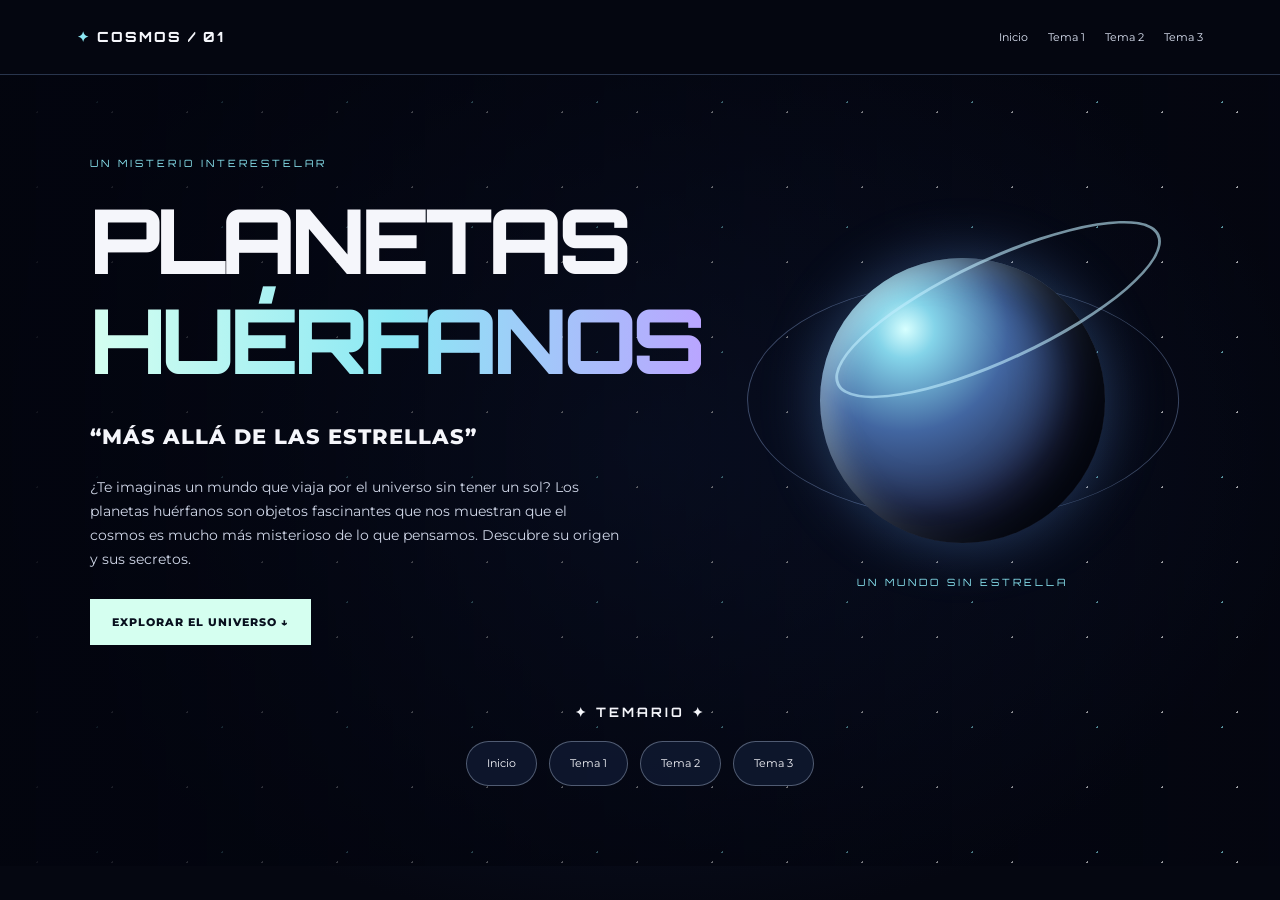
<file: index.html>
<!DOCTYPE html>
<html lang="es">
<head>
<meta charset="UTF-8">
<meta name="viewport" content="width=device-width, initial-scale=1.0">

<title>Planetas Huérfanos | Más allá de las estrellas</title>

<link href="https://fonts.googleapis.com/css2?family=Orbitron:wght@400;600;800&family=Montserrat:wght@400;500;700;800&display=swap" rel="stylesheet">
<link rel="stylesheet" href="estilos.css">
</head>
<body>

<!-- =================================
     PARTE 1: PORTADA Y TEMARIO
================================= -->

<header>
    <a class="logo" href="index.html">
        <span>✦</span> COSMOS / 01
    </a>

    <nav>
        <a href="index.html">Inicio</a>
        <a href="contenidoeva.html">Tema 1</a>
        <a href="informacióneva.html">Tema 2</a>
        <a href="contactoeva.html">Tema 3</a>
    </nav>
</header>

<main>

<section class="portada" id="inicio">

    <div class="portada-texto">
        <p class="etiqueta">UN MISTERIO INTERESTELAR</p>

        <h1>
            PLANETAS<br>
            <span>HUÉRFANOS</span>
        </h1>

        <p class="frase">
            “MÁS ALLÁ DE LAS ESTRELLAS”
        </p>

        <p class="descripcion-portada">
            ¿Te imaginas un mundo que viaja por el universo
            sin tener un sol? Los planetas huérfanos son
            objetos fascinantes que nos muestran que el
            cosmos es mucho más misterioso de lo que pensamos.
            Descubre su origen y sus secretos.
        </p>

        <a class="boton" href="contenido.html">
            EXPLORAR EL UNIVERSO ↓
        </a>
    </div>

    <div class="escena-planeta">
        <div class="orbita"></div>

        <div class="planeta">
            <div class="anillo"></div>
        </div>

        <small>UN MUNDO SIN ESTRELLA</small>
    </div>

    <div class="temario">
        <h3>✦ TEMARIO ✦</h3>

        <a href="index.html">Inicio</a>
        <a href="contenidoeva.html">Tema 1</a>
        <a href="informacióneva.html">Tema 2</a>
        <a href="contactoeva.html">Tema 3</a>
    </div>

</section>

</main>

</body>
</html>
</file>
<file: estilos.css>
/* =================================
   PLANETAS HUÉRFANOS
   DISEÑO ESPACIAL
================================= */

:root {
    --fondo: #050711;
    --azul: #8ce8f4;
    --verde: #d5fff0;
    --morado: #b9a5ff;
    --blanco: #f5f6fb;
    --gris: #b5c0d7;
}

* {
    margin: 0;
    padding: 0;
    box-sizing: border-box;
}

html {
    scroll-behavior: smooth;
    scroll-padding-top: 85px;
}

body {
    background: var(--fondo);
    color: var(--blanco);
    font-family: 'Montserrat', sans-serif;
    line-height: 1.7;
    overflow-x: hidden;
}

a {
    color: inherit;
    text-decoration: none;
}

img {
    display: block;
    width: 100%;
    height: 100%;
    object-fit: cover;
}

section {
    scroll-margin-top: 75px;
}

.etiqueta {
    color: var(--azul);
    font-family: 'Orbitron', sans-serif;
    font-size: 10px;
    letter-spacing: 3px;
    margin-bottom: 18px;
}

h1, h2, h3 {
    line-height: 1.2;
}

/* ESTRELLAS DEL FONDO */

body::before {
    content: "";
    position: fixed;
    inset: 0;
    z-index: -1;
    pointer-events: none;

    background:
        radial-gradient(white 1px, transparent 1px),
        radial-gradient(#8ce8f4 1px, transparent 1px),
        radial-gradient(ellipse at 50% 50%, #101b39, #050711 75%);

    background-size: 75px 75px, 125px 125px, 100% 100%;
    background-position: 0 0, 35px 40px, center;
}

/* MENÚ SUPERIOR */

header {
    position: sticky;
    top: 0;
    z-index: 100;
    min-height: 75px;
    padding: 16px 6%;

    display: flex;
    justify-content: space-between;
    align-items: center;
    gap: 20px;

    background: rgba(5, 7, 17, .92);
    border-bottom: 1px solid #29354d;
    backdrop-filter: blur(15px);
}

.logo {
    font-family: 'Orbitron', sans-serif;
    font-size: 14px;
    font-weight: 800;
    letter-spacing: 2px;
    white-space: nowrap;
}

.logo span {
    color: var(--azul);
}

nav {
    display: flex;
    flex-wrap: wrap;
    justify-content: center;
    gap: 20px;
}

nav a {
    color: #dce3f4;
    font-size: 11px;
    transition: .3s;
}

nav a:hover {
    color: var(--azul);
}

/* =================================
   PARTE 1: PORTADA
================================= */

.portada {
    min-height: 790px;
    padding: 80px 7%;

    display: grid;
    grid-template-columns: 1.15fr .85fr;
    align-items: center;
    gap: 30px;

    position: relative;
    overflow: hidden;

    background:
        linear-gradient(90deg,
            rgba(3, 5, 15, .96),
            rgba(3, 5, 15, .65),
            rgba(3, 5, 15, .35)),
        url("https://images.unsplash.com/photo-1462331940025-496dfbfc7564?auto=format&fit=crop&w=1800&q=85")
        center / cover;
}

.portada-texto {
    position: relative;
    z-index: 2;
}

.portada h1 {
    font-family: 'Orbitron', sans-serif;
    font-size: clamp(42px, 7vw, 94px);
    font-weight: 800;
    letter-spacing: -5px;
    line-height: 1.12;
}

.portada h1 span {
    background: linear-gradient(
        90deg,
        var(--verde),
        var(--azul),
        var(--morado)
    );
    background-clip: text;
    -webkit-background-clip: text;
    -webkit-text-fill-color: transparent;
}

.frase {
    margin-top: 28px;
    font-size: clamp(14px, 2vw, 21px);
    font-weight: 800;
    letter-spacing: 1px;
}

.descripcion-portada {
    max-width: 530px;
    color: #d0d7e8;
    font-size: 14px;
    margin-top: 22px;
}

.boton {
    display: inline-block;
    margin-top: 27px;
    padding: 14px 22px;

    background: var(--verde);
    color: #08101e;
    font-size: 11px;
    font-weight: 800;
    letter-spacing: 1px;

    transition: .3s;
}

.boton:hover {
    transform: translateY(-4px);
    box-shadow: 0 0 25px #8ce8f455;
}

/* PLANETA ILUSTRADO */

.escena-planeta {
    position: relative;
    min-height: 390px;
    display: grid;
    place-items: center;
}

.planeta {
    width: clamp(170px, 24vw, 285px);
    aspect-ratio: 1;
    border-radius: 50%;
    position: relative;
    z-index: 2;

    background:
        radial-gradient(circle at 30% 25%,
            #d7ffff 0%,
            #84d4e9 10%,
            #4266a1 35%,
            #202849 65%,
            #070b18 100%);

    box-shadow:
        inset -35px -15px 50px #02040b,
        inset 10px 10px 30px #e4ffff77,
        0 0 60px #6baaff55;

    animation: flotar 6s ease-in-out infinite;
}

.anillo {
    position: absolute;
    width: 125%;
    height: 36%;
    border: 3px solid #c2efff99;
    border-radius: 50%;
    transform: rotate(-25deg);
}

.orbita {
    position: absolute;
    width: 95%;
    aspect-ratio: 1;
    border: 1px solid #a9c5ff55;
    border-radius: 50%;
    transform: scaleY(.55) rotate(25deg);
}

.escena-planeta small {
    position: absolute;
    bottom: 4px;
    color: var(--azul);
    font-family: 'Orbitron', sans-serif;
    font-size: 10px;
    letter-spacing: 3px;
}

@keyframes flotar {
    0%, 100% { transform: translateY(0); }
    50% { transform: translateY(-15px); }
}

/* MENÚ DEL TEMARIO */

.temario {
    grid-column: 1 / -1;
    display: flex;
    justify-content: center;
    align-items: center;
    flex-wrap: wrap;
    gap: 12px;
    margin-top: 30px;
}

.temario h3 {
    width: 100%;
    text-align: center;
    font-family: 'Orbitron', sans-serif;
    font-size: 13px;
    letter-spacing: 3px;
    margin-bottom: 8px;
}

.temario a {
    padding: 12px 20px;
    border: 1px solid #d5e8ff55;
    border-radius: 30px;
    background: #111b33cc;
    font-size: 11px;
    transition: .3s;
}

.temario a:hover {
    background: var(--azul);
    color: #08101e;
    transform: translateY(-4px);
}

/* SECCIONES GENERALES */

.seccion {
    padding: 100px 7%;
    position: relative;
}

.numero-seccion {
    padding-bottom: 20px;
    margin-bottom: 45px;
    border-bottom: 1px solid #ffffff26;

    color: var(--azul);
    font-family: 'Orbitron', sans-serif;
    font-size: 10px;
    letter-spacing: 2px;
}

/* =================================
   PARTE 2: QUÉ SON
================================= */

.definicion {
    background: linear-gradient(
        135deg,
        #0d1c35,
        #101c34 55%,
        #080b17
    );
}

.dos-columnas {
    display: grid;
    grid-template-columns: 1fr 1fr;
    align-items: center;
    gap: 65px;
}

.galeria {
    min-height: 440px;
    position: relative;
}

.marco {
    padding: 12px;
    background: #d9e9f6;
    box-shadow: 0 20px 50px #0007;
    overflow: hidden;
}

.marco img {
    transition: transform .6s;
}

.marco:hover img {
    transform: scale(1.08);
}

.marco-grande {
    position: absolute;
    width: 82%;
    height: 315px;
    top: 20px;
    left: 2%;
    transform: rotate(-5deg);
}

.marco-pequeno {
    position: absolute;
    width: 55%;
    height: 180px;
    right: 0;
    bottom: 0;
    transform: rotate(5deg);
    border: 4px solid #91b9dc;
}

.texto-seccion h2,
.titulo-seccion h2 {
    font-family: 'Orbitron', sans-serif;
    font-size: clamp(27px, 4vw, 48px);
    letter-spacing: -2px;
    margin-bottom: 24px;
}

.texto-seccion h2 span,
.titulo-seccion h2 span {
    color: var(--azul);
}

.texto-seccion > p:not(.etiqueta) {
    color: var(--gris);
    font-size: 13px;
    margin-bottom: 18px;
}

.dato {
    display: flex;
    align-items: flex-start;
    gap: 16px;
    margin-top: 25px;
    padding: 20px 0;
    border-top: 1px solid #ffffff26;
    border-bottom: 1px solid #ffffff26;
}

.dato .simbolo {
    color: var(--morado);
    font-size: 32px;
}

.dato h3 {
    font-size: 16px;
}

.dato p {
    color: var(--gris);
    font-size: 12px;
    margin-top: 7px;
}

/* =================================
   PARTE 3: CÓMO NACEN
================================= */

.origen {
    background:
        radial-gradient(ellipse at 50% 0%,
            #17213c,
            #050711 70%);
}

.titulo-seccion {
    display: flex;
    justify-content: space-between;
    align-items: end;
    gap: 35px;
    margin-bottom: 45px;
}

.titulo-seccion > p {
    max-width: 390px;
    color: var(--gris);
    font-size: 13px;
}

.tarjetas {
    display: grid;
    grid-template-columns: 1fr 1fr;
    gap: 28px;
}

.tarjeta {
    background: #10182b;
    border: 1px solid #b8d6ff30;
    transition: .35s;
}

.tarjeta:hover {
    transform: translateY(-7px);
    border-color: var(--azul);
    box-shadow: 0 15px 40px #0005;
}

.imagen-tarjeta {
    height: 260px;
    position: relative;
    overflow: hidden;
}

.imagen-tarjeta img {
    transition: transform .7s;
}

.tarjeta:hover .imagen-tarjeta img {
    transform: scale(1.08);
}

.numero {
    position: absolute;
    top: 18px;
    left: 18px;
    padding: 9px 13px;
    background: var(--verde);
    color: #07101e;
    font-family: 'Orbitron', sans-serif;
    font-weight: 800;
}

.tarjeta-contenido {
    padding: 28px;
}

.tarjeta-contenido h3 {
    font-size: 22px;
    margin-bottom: 15px;
}

.tarjeta-contenido > p:not(.etiqueta) {
    color: var(--gris);
    font-size: 13px;
}

.pie-tarjeta {
    margin-top: 22px;
    padding-top: 15px;
    border-top: 1px solid #ffffff26;
    color: var(--azul);
    font-family: 'Orbitron', sans-serif;
    font-size: 9px;
    letter-spacing: 1px;
}

.nota {
    margin-top: 28px;
    padding: 20px;
    border-left: 3px solid var(--morado);
    background: #b9a5ff10;
    color: #c4cce0;
    font-size: 12px;
}

/* =================================
   PARTE 4: EXPLORA EL UNIVERSO
================================= */

.exploracion {
    background: #090d1a;
}

.galeria-universo {
    display: grid;
    grid-template-columns: repeat(3, 1fr);
    gap: 22px;
}

.tarjeta-universo {
    height: 350px;
    display: block;
    position: relative;
    overflow: hidden;
    border: 1px solid #ffffff30;
    background: #11182b;
    cursor: pointer;
}

.tarjeta-universo::after {
    content: "";
    position: absolute;
    inset: 0;
    background: linear-gradient(
        0deg,
        #02040bed,
        transparent 75%
    );
}

.tarjeta-universo img {
    opacity: .8;
    transition: transform .7s, opacity .4s;
}

.tarjeta-universo:hover img,
.tarjeta-universo:focus img {
    transform: scale(1.12);
    opacity: 1;
}

.tarjeta-universo span,
.tarjeta-universo h3,
.tarjeta-universo .flecha {
    position: absolute;
    z-index: 2;
}

.tarjeta-universo span {
    top: 18px;
    left: 18px;
    color: var(--verde);
    font-family: 'Orbitron', sans-serif;
    font-size: 10px;
}

.tarjeta-universo h3 {
    left: 20px;
    right: 15px;
    bottom: 25px;
    font-size: 18px;
}

.tarjeta-universo .flecha {
    right: 20px;
    bottom: 24px;
    color: var(--azul);
    font-size: 22px;
}

/* BLOQUE FINAL */

.bloque-final {
    display: flex;
    align-items: center;
    gap: 25px;
    margin-top: 35px;
    padding: 30px;
    background: #111b32;
    border: 1px solid #b8d6ff30;
}

.estrellita {
    width: 65px;
    height: 65px;
    flex-shrink: 0;
    display: grid;
    place-items: center;
    border-radius: 50%;
    background: linear-gradient(135deg, var(--verde), var(--morado));
    color: #09101e;
    font-size: 30px;
}

.bloque-final .mensaje {
    flex: 1;
}

.bloque-final h3 {
    font-size: 19px;
}

.bloque-final p:not(.etiqueta) {
    color: var(--gris);
    font-size: 12px;
}

/* PIE DE PÁGINA */

footer {
    padding: 30px 7%;
    display: flex;
    align-items: center;
    justify-content: space-between;
    gap: 20px;
    flex-wrap: wrap;
    background: #03050b;
    border-top: 1px solid #ffffff26;
}

footer p,
footer a:last-child {
    color: #98a5bf;
    font-size: 9px;
    letter-spacing: 1px;
}

/* DISEÑO PARA IPAD Y CELULAR */

@media (max-width: 850px) {
    header {
        flex-direction: column;
    }

    .portada {
        grid-template-columns: 1fr;
        padding: 65px 6%;
    }

    .escena-planeta {
        min-height: 330px;
    }

    .planeta {
        width: 210px;
    }

    .temario {
        grid-column: auto;
    }

    .dos-columnas {
        gap: 35px;
    }

    .galeria {
        min-height: 360px;
    }

    .marco-grande {
        height: 265px;
    }

    .marco-pequeno {
        height: 150px;
    }

    .titulo-seccion {
        display: block;
    }

    .titulo-seccion > p {
        margin-top: 15px;
    }

    .galeria-universo {
        grid-template-columns: 1fr 1fr;
    }
}

@media (max-width: 560px) {
    nav {
        gap: 12px;
    }

    nav a {
        font-size: 10px;
    }

    .portada h1 {
        font-size: 42px;
        letter-spacing: -2px;
    }

    .frase {
        font-size: 14px;
    }

    .seccion {
        padding: 65px 6%;
    }

    .dos-columnas,
    .tarjetas,
    .galeria-universo {
        grid-template-columns: 1fr;
    }

    .texto-seccion h2,
    .titulo-seccion h2 {
        font-size: 29px;
        letter-spacing: -1px;
    }

    .imagen-tarjeta {
        height: 230px;
    }

    .tarjeta-universo {
        height: 280px;
    }

    .bloque-final {
        flex-wrap: wrap;
        padding: 20px;
    }

    .bloque-final .mensaje {
        flex-basis: calc(100% - 90px);
    }

    footer {
        flex-direction: column;
        text-align: center;
    }
}

@media (prefers-reduced-motion: reduce) {
    *, *::before, *::after {
        animation: none !important;
        transition: none !important;
        scroll-behavior: auto;
    }
}
</file>
